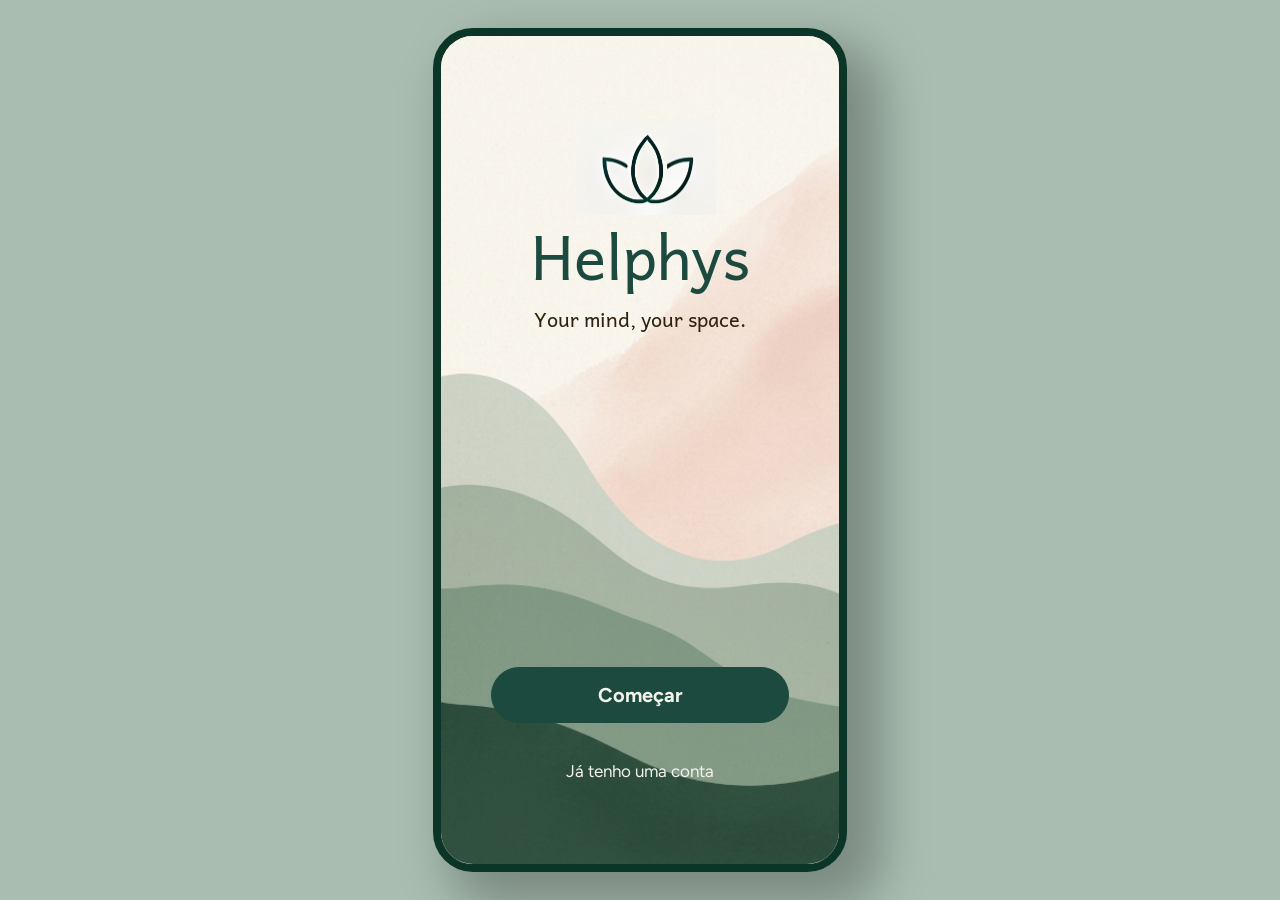
<file: index.html>
<!DOCTYPE html>
<html lang="pt-br">
<head>
    <meta charset="UTF-8">
   <meta name="viewport" content="width=device-width, initial-scale=1.0">
    <title>Login</title>
    <link rel="stylesheet" href="wing-file/CSS/style.css">
</head>
<body>
    <div class="container">
        <main>
            <div class="fullscreen-bg"></div>
            <div class="logo">
                <img src="wing-file/images/lotus.png" alt="Logo">
            </div>
            <div class="text">
                <h1>Helphys</h1>
                <p>Your mind, your space.</p>
            </div>

            <a href="introduction.html" type="button" class="button">Começar</a>

            <a href="#" class="create-account">Já tenho uma conta</a>
        </main>
    </div>
</body>
</html>
</file>
<file: wing-file/CSS/style.css>
@charset "UTF-8";

@import url('https://fonts.googleapis.com/css2?family=Andika:ital,wght@0,400;0,700;1,400;1,700&family=Figtree:ital,wght@0,300..900;1,300..900&family=Island+Moments&family=Italianno&family=Lobster&family=Loved+by+the+King&family=Mea+Culpa&family=Michroma&family=Orbitron:wght@400..900&family=Oxanium:wght@200..800&family=Poppins:ital,wght@0,100;0,200;0,300;0,400;0,500;0,600;0,700;0,800;0,900;1,100;1,200;1,300;1,400;1,500;1,600;1,700;1,800;1,900&family=Silkscreen:wght@400;700&family=Uncial+Antiqua&display=swap');

* {
    margin: 0;
    padding: 0;
    box-sizing: border-box;
    font-family: 'Andika', sans-serif;
}

:root {
   --branco: #f3f3ec;
   --vermelho: rgb(169, 190, 177);
   --verde-escuro: rgb(28, 74, 62);
   --verde-claro: rgb(50, 133, 111);
   --marrom: rgb(47, 33, 14);
}

body {
    background-color: var(--vermelho);
    display: flex;
    justify-content: center;
    align-items: center;
    min-height: 100vh;
}

main {
    width: 100%;
    height: 100%;
    display: flex;
    justify-content: center;
    align-items: center;
    position: relative;
}

.container {
    width: 100%;
    max-width: 414px;
    height: 100dvh;
    background-color: var(--branco);
    border: 3px solid rgb(0, 0, 0);
    border-radius: 10px;
    display: flex;
    flex-direction: column;
    align-items: center;
    position: relative; /* Mantém o fundo preso aqui dentro */
    overflow: hidden;   /* Corta a imagem nas bordas arredondadas */
}

/* IMAGEM DE FUNDO PRESA DENTRO DO CELULAR */
.fullscreen-bg {
    background-image: url('../images/background.jpeg');
    position: absolute;
    top: 0;
    left: 0;
    width: 100%;
    height: 100%;
    background-size: cover;
    background-position: center; 
    background-repeat: no-repeat; 
    z-index: 0; /* Fica no fundo do container */
}

/* CONTEÚDO (Logo, Textos e Botões acima da imagem) */
.logo img {
    position: absolute;
    z-index: 2;
    width: 35%;
    left: 34%;
    top: 10%;
}

.text {
    position: relative;
    margin-top: -90%;
    display: flex;
    justify-content: center;
    align-items: center;
    flex-direction: column;
    z-index: 2;
}

.text h1 {
    color: var(--verde-escuro);
    font-weight: 400;
    font-size: 45pt;
}

.text p {
    color: var(--marrom);
    font-size: 15pt;
}

.button {
    position: absolute;
    width: 75%;
    padding: 15px;
    bottom: 17%;
    background-color: var(--verde-escuro);
    border: 1px solid var(--verde-escuro);
    border-radius: 30px;
    color: var(--branco);
    font-weight: bold;
    text-align: center;
    font-size: 20px;
    font-family: 'Figtree', sans-serif;
    transition: background-color 0.5s ease, border-color 0.5s ease;
    text-decoration: none;
    z-index: 2;
}

.button:hover {
    border: 2px solid var(--branco);
    background: var(--verde-claro);
}

.button:active {
    border-color: var(--verde-escuro);
    background-color: var(--branco);
    color: var(--verde-escuro);
}

.create-account {
    position: absolute;
    bottom: 10%;
    color: var(--branco);
    font-size: 17px;
    text-decoration: none;
    font-family: 'Figtree', sans-serif;
    z-index: 2;
}

.create-account:hover {
    text-decoration: underline;
    color: var(--verde-escuro);
}

.create-account:active {
    color: var(--branco);
}

@media (min-width: 600px) {
  body {
    padding: 20px 0;
  }

  .container {
    height: 844px; 
    border-radius: 40px;
    border: 8px solid rgb(11, 53, 39);
    box-shadow: 25px 25px 50px 10px rgba(0, 0, 0, 0.274); 
  }
}
</file>
